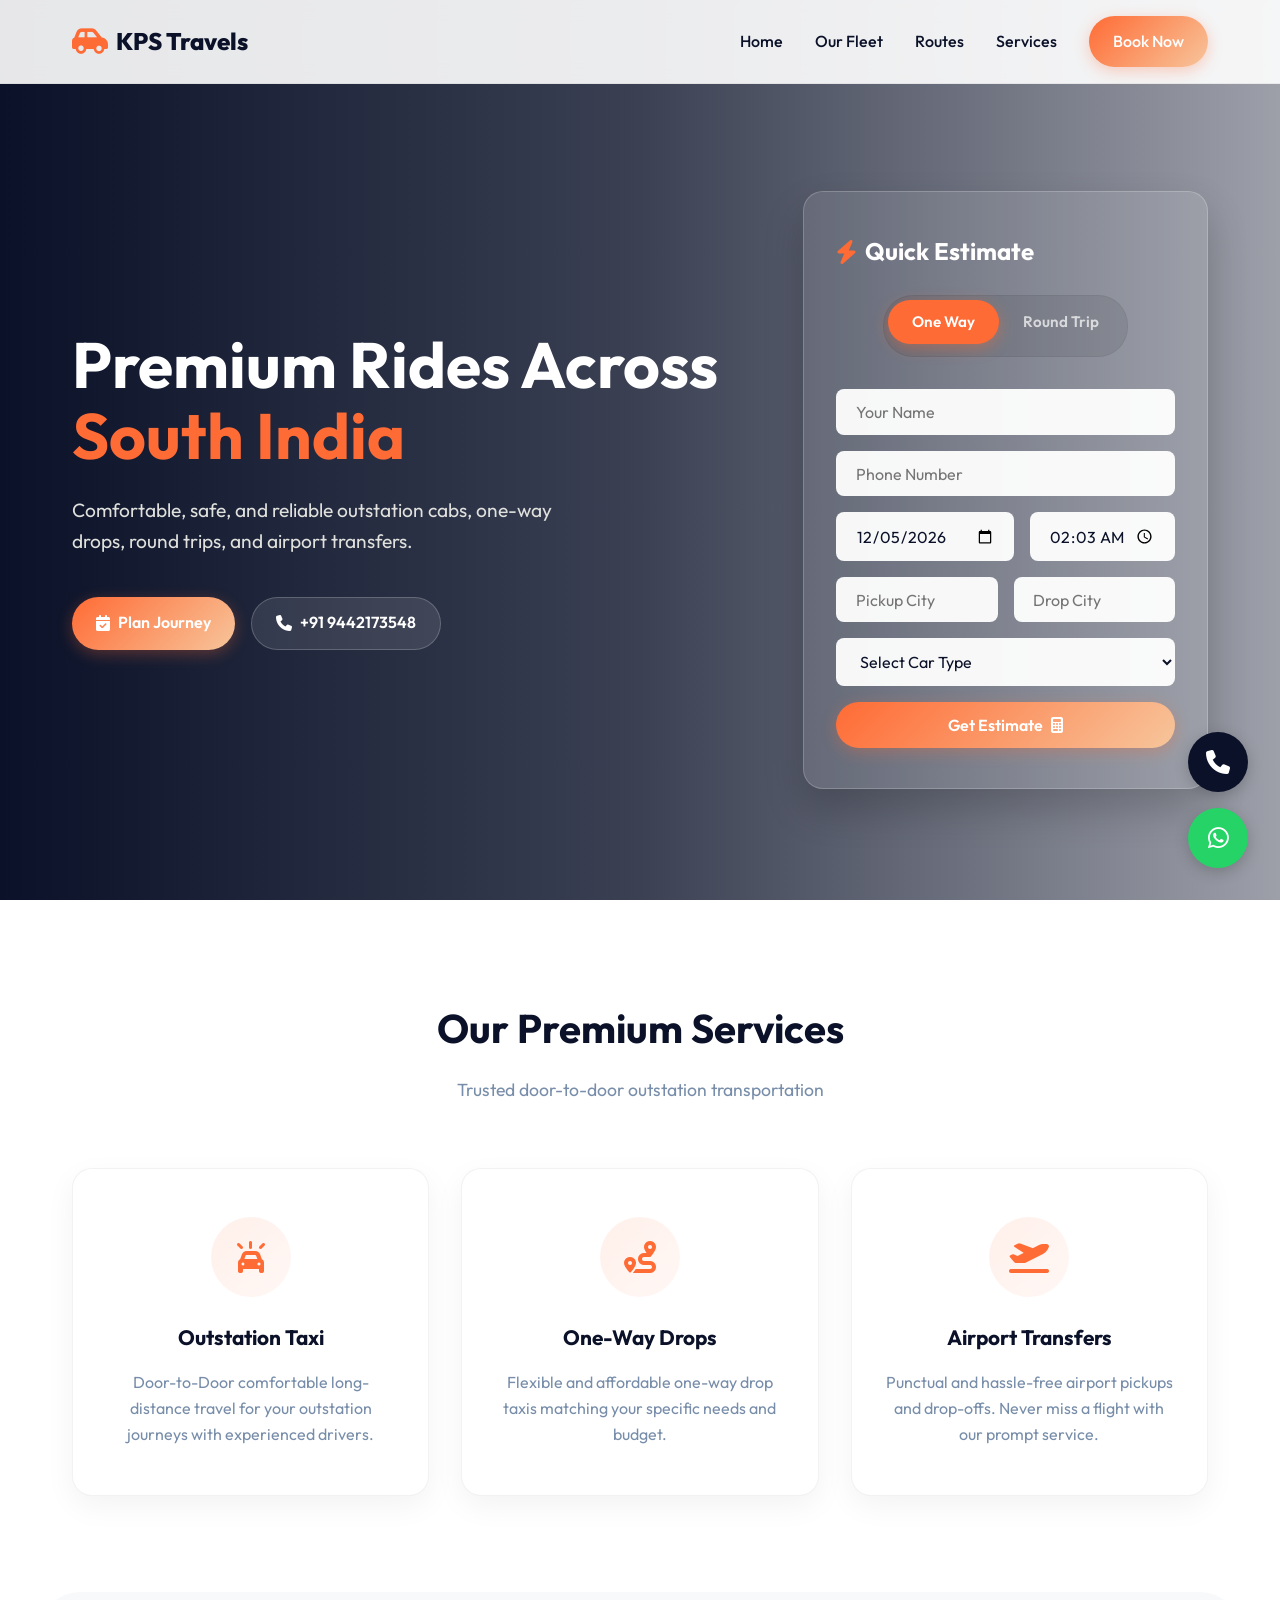
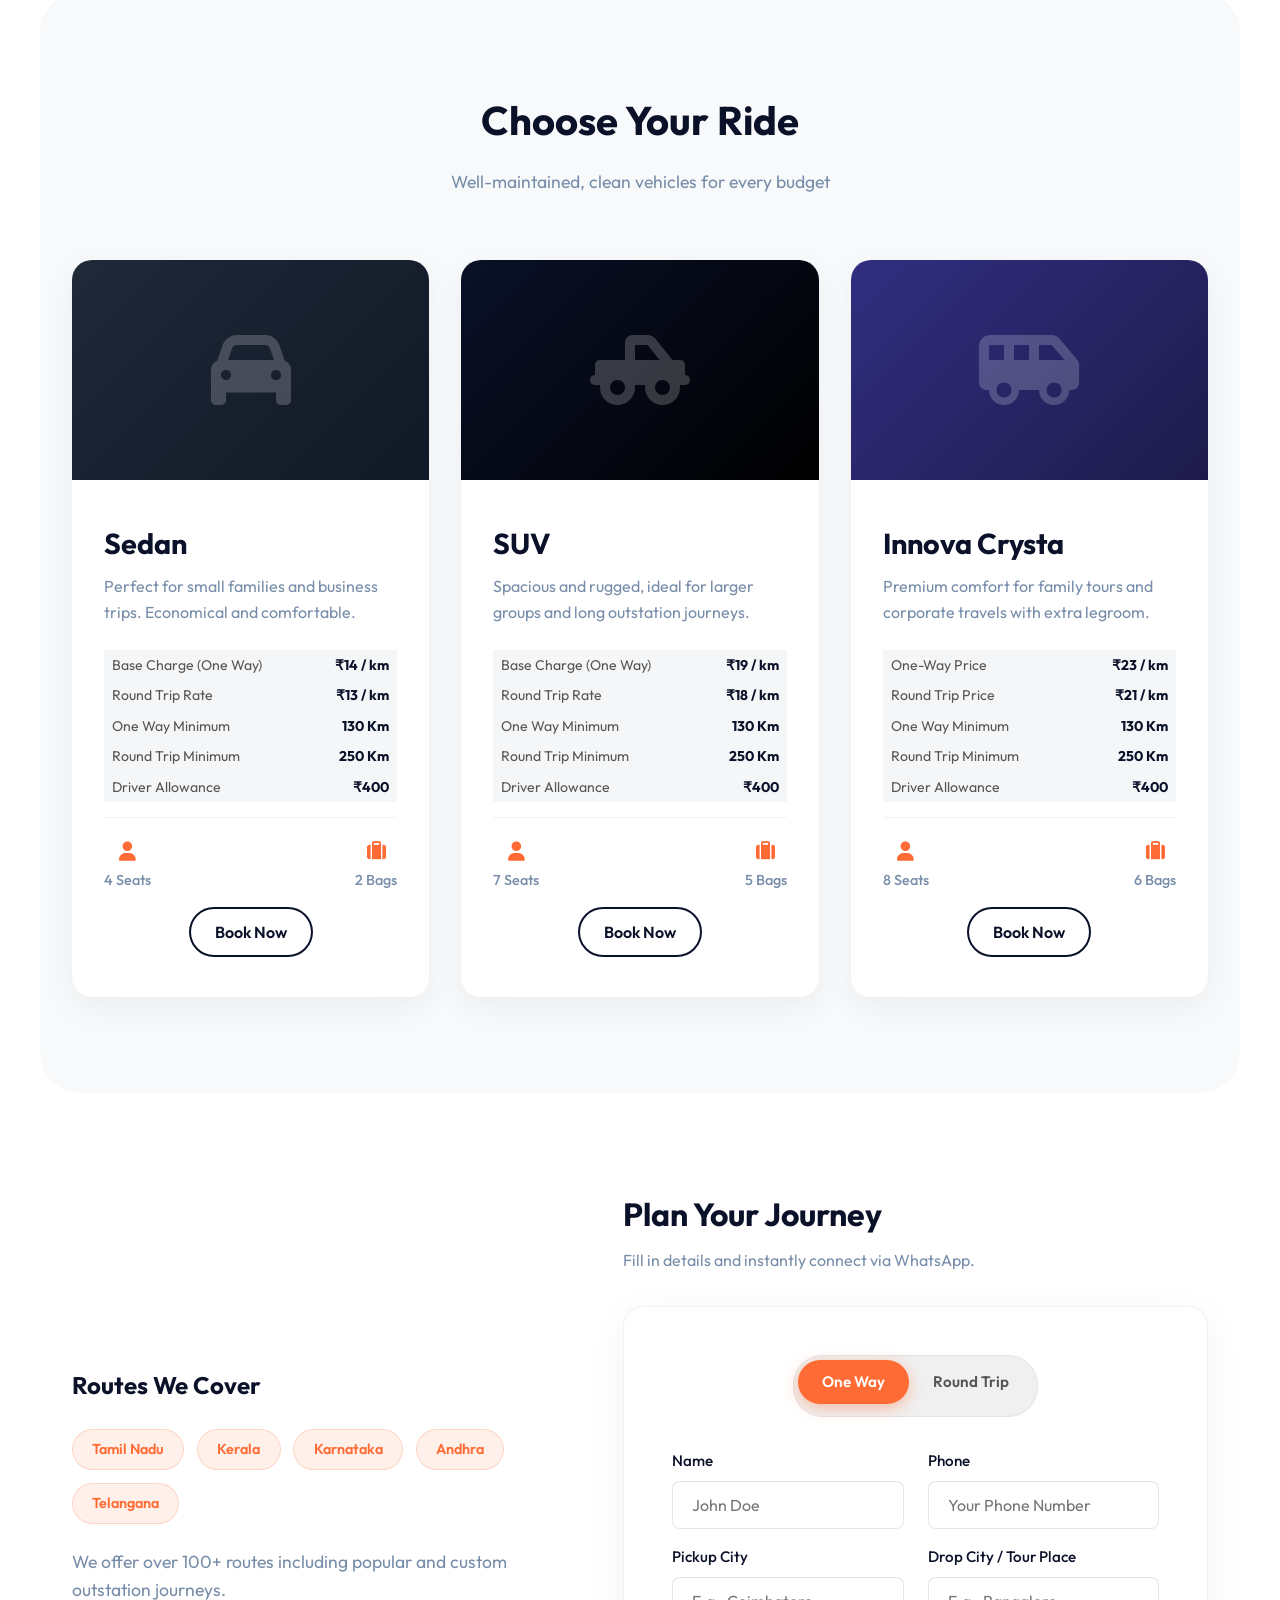
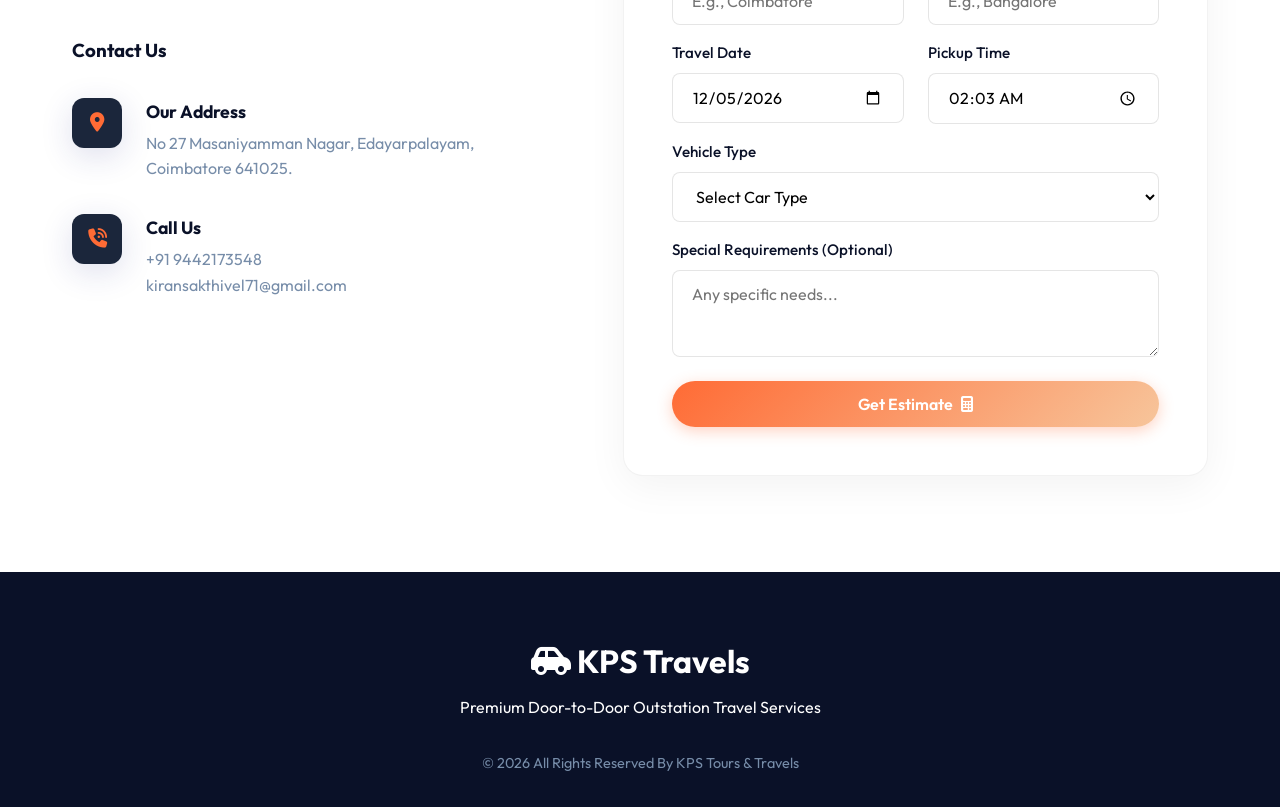
<file: index.html>
<!DOCTYPE html>
<html lang="en">
<head>
    <meta charset="UTF-8">
    <meta name="viewport" content="width=device-width, initial-scale=1.0">
    <title>KPS Tours & Travels | Premium Cab Services</title>
    <!-- SEO Meta Tags -->
    <meta name="description" content="Book KPS Tours & Travels Service All Over Tamilnadu, Kerala, Karnataka, Andhra and Telangana. One way, round trip, airport transfers, and tour packages.">
    <!-- Google Fonts -->
    <link rel="preconnect" href="https://fonts.googleapis.com">
    <link rel="preconnect" href="https://fonts.gstatic.com" crossorigin>
    <link href="https://fonts.googleapis.com/css2?family=Outfit:wght@300;400;500;600;700;800&display=swap" rel="stylesheet">
    <!-- Font Awesome / Icons -->
    <link rel="stylesheet" href="https://cdnjs.cloudflare.com/ajax/libs/font-awesome/6.4.0/css/all.min.css">
    <!-- Custom CSS -->
    <link rel="stylesheet" href="css/style.css?v=7">
</head>
<body>
    <!-- Navbar -->
    <nav class="navbar" id="navbar">
        <div class="nav-container">
            <a href="#" class="logo">
                <i class="fa-solid fa-car-side logo-icon"></i> KPS Travels
            </a>
            <div class="nav-links" id="nav-links">
                <a href="#home">Home</a>
                <a href="#fleet">Our Fleet</a>
                <a href="#routes">Routes</a>
                <a href="#services">Services</a>
                <a href="#contact" class="btn-primary nav-btn">Book Now</a>
            </div>
            <div class="menu-toggle" id="mobile-menu">
                <i class="fa-solid fa-bars"></i>
            </div>
        </div>
    </nav>

    <!-- Hero Section -->
    <section id="home" class="hero">
        <div class="hero-overlay"></div>
        <div class="hero-container">
            <div class="hero-content">
                <h1 class="animate-up">Premium Rides Across<br><span class="highlight">South India</span></h1>
                <p class="animate-up delay-1">Comfortable, safe, and reliable outstation cabs, one-way drops, round trips, and airport transfers.</p>
                <div class="hero-actions animate-up delay-2">
                    <a href="#contact" class="btn-primary"><i class="fa-solid fa-calendar-check"></i> Plan Journey</a>
                    <a href="tel:+919442173548" class="btn-secondary"><i class="fa-solid fa-phone"></i> +91 9442173548</a>
                </div>
            </div>
            <!-- Quick Quote Booking Form -->
            <div class="hero-form-wrapper animate-in-right">
                <div class="hero-form glassmorphism">
                    <h3><i class="fa-solid fa-bolt text-accent"></i> Quick Estimate</h3>
                    <form id="quick-booking-form">
                        <div class="trip-toggle">
                            <input type="radio" name="qb-trip-type" id="qb-one-way" value="One Way" checked>
                            <label for="qb-one-way">One Way</label>
                            <input type="radio" name="qb-trip-type" id="qb-round-trip" value="Round Trip">
                            <label for="qb-round-trip">Round Trip</label>
                        </div>
                        <div class="form-group">
                            <input type="text" id="qb-name" placeholder="Your Name" required>
                        </div>
                        <div class="form-group">
                            <input type="tel" id="qb-phone" placeholder="Phone Number" required>
                        </div>
                        <div class="form-group double">
                            <input type="date" id="qb-date" required>
                            <input type="time" id="qb-time" required>
                        </div>
                        <div class="form-group double">
                            <input type="text" id="qb-pickup" placeholder="Pickup City" required list="city-list" autocomplete="off">
                            <input type="text" id="qb-drop" placeholder="Drop City" required list="city-list" autocomplete="off">
                        </div>
                        <div class="form-group">
                            <select id="qb-car" required>
                                <option value="" disabled selected>Select Car Type</option>
                                <option value="Sedan">Sedan</option>
                                <option value="SUV">SUV</option>
                                <option value="Innova Crysta">Innova Crysta</option>
                            </select>
                        </div>
                        
                        <!-- Estimate Display -->
                        <div id="qb-estimate-box" class="estimate-box" style="display: none; padding: 15px; background: rgba(0,0,0,0.3); border-radius: 8px; margin-bottom: 15px; text-align: center; border: 1px solid rgba(255,255,255,0.1);">
                            <p style="margin: 0; font-size: 0.9rem; color: #ddd;">Distance: <span id="qb-distance" style="font-weight: bold; color: #fff;">--</span></p>
                            <p style="margin: 5px 0 0; font-size: 1.1rem; color: #ddd;">Est. Fare: <span id="qb-fare" class="text-accent" style="font-weight: bold; font-size: 1.5rem;">₹--</span></p>
                        </div>
                        <div id="qb-error" style="color: #ff6b6b; font-size: 0.85rem; text-align: center; margin-bottom: 10px; display: none;"></div>

                        <button type="button" id="qb-btn-estimate" class="btn-primary full-width">Get Estimate <i class="fa-solid fa-calculator"></i></button>
                        <button type="submit" id="qb-btn-confirm" class="btn-primary full-width" style="display: none;">Confirm & Send <i class="fa-brands fa-whatsapp"></i></button>
                    </form>
                </div>
            </div>
        </div>
    </section>

    <!-- Services Overview -->
    <section id="services" class="services">
        <div class="section-header reveal">
            <h2>Our Premium Services</h2>
            <p>Trusted door-to-door outstation transportation</p>
        </div>
        <div class="services-grid">
            <div class="service-card reveal">
                <div class="icon-box"><i class="fa-solid fa-car-on"></i></div>
                <h3>Outstation Taxi</h3>
                <p>Door-to-Door comfortable long-distance travel for your outstation journeys with experienced drivers.</p>
            </div>
            <div class="service-card reveal delay-1">
                <div class="icon-box"><i class="fa-solid fa-route"></i></div>
                <h3>One-Way Drops</h3>
                <p>Flexible and affordable one-way drop taxis matching your specific needs and budget.</p>
            </div>
            <div class="service-card reveal delay-2">
                <div class="icon-box"><i class="fa-solid fa-plane-departure"></i></div>
                <h3>Airport Transfers</h3>
                <p>Punctual and hassle-free airport pickups and drop-offs. Never miss a flight with our prompt service.</p>
            </div>
        </div>
    </section>

    <!-- Fleet Section -->
    <section id="fleet" class="fleet">
        <div class="section-header reveal">
            <h2>Choose Your Ride</h2>
            <p>Well-maintained, clean vehicles for every budget</p>
        </div>
        <div class="fleet-grid">
            <!-- Sedan -->
            <div class="fleet-card reveal">
                <div class="fleet-image type-sedan">
                    <i class="fa-solid fa-car"></i>
                </div>
                <div class="fleet-info">
                    <h3>Sedan</h3>
                    <p>Perfect for small families and business trips. Economical and comfortable.</p>
                    <table style="width:100%; background:#f4f6f8; padding:12px; border-left:4px solid var(--accent); border-collapse:collapse; margin-bottom:15px; font-size:0.88rem;">
                        <tr><td style="padding:4px 8px; color:#555;">Base Charge (One Way)</td><td style="padding:4px 8px; text-align:right;"><strong>₹14 / km</strong></td></tr>
                        <tr><td style="padding:4px 8px; color:#555;">Round Trip Rate</td><td style="padding:4px 8px; text-align:right;"><strong>₹13 / km</strong></td></tr>
                        <tr><td style="padding:4px 8px; color:#555;">One Way Minimum</td><td style="padding:4px 8px; text-align:right;"><strong>130 Km</strong></td></tr>
                        <tr><td style="padding:4px 8px; color:#555;">Round Trip Minimum</td><td style="padding:4px 8px; text-align:right;"><strong>250 Km</strong></td></tr>
                        <tr><td style="padding:4px 8px; color:#555;">Driver Allowance</td><td style="padding:4px 8px; text-align:right;"><strong>₹400</strong></td></tr>
                    </table>
                    <div class="fleet-specs" style="margin-bottom:15px;">
                        <span><i class="fa-solid fa-user"></i> 4 Seats</span>
                        <span><i class="fa-solid fa-suitcase"></i> 2 Bags</span>
                    </div>
                    <div class="fleet-actions">
                        <button class="btn-outline book-btn" data-car="Sedan">Book Now</button>
                    </div>
                </div>
            </div>
            <!-- SUV -->
            <div class="fleet-card reveal delay-1">
                <div class="fleet-image type-suv">
                    <i class="fa-solid fa-truck-pickup"></i>
                </div>
                <div class="fleet-info">
                    <h3>SUV</h3>
                    <p>Spacious and rugged, ideal for larger groups and long outstation journeys.</p>
                    <table style="width:100%; background:#f4f6f8; padding:12px; border-left:4px solid var(--accent); border-collapse:collapse; margin-bottom:15px; font-size:0.88rem;">
                        <tr><td style="padding:4px 8px; color:#555;">Base Charge (One Way)</td><td style="padding:4px 8px; text-align:right;"><strong>₹19 / km</strong></td></tr>
                        <tr><td style="padding:4px 8px; color:#555;">Round Trip Rate</td><td style="padding:4px 8px; text-align:right;"><strong>₹18 / km</strong></td></tr>
                        <tr><td style="padding:4px 8px; color:#555;">One Way Minimum</td><td style="padding:4px 8px; text-align:right;"><strong>130 Km</strong></td></tr>
                        <tr><td style="padding:4px 8px; color:#555;">Round Trip Minimum</td><td style="padding:4px 8px; text-align:right;"><strong>250 Km</strong></td></tr>
                        <tr><td style="padding:4px 8px; color:#555;">Driver Allowance</td><td style="padding:4px 8px; text-align:right;"><strong>₹400</strong></td></tr>
                    </table>
                    <div class="fleet-specs" style="margin-bottom:15px;">
                        <span><i class="fa-solid fa-user"></i> 7 Seats</span>
                        <span><i class="fa-solid fa-suitcase"></i> 5 Bags</span>
                    </div>
                    <div class="fleet-actions">
                        <button class="btn-outline book-btn" data-car="SUV">Book Now</button>
                    </div>
                </div>
            </div>
            <!-- Innova -->
            <div class="fleet-card reveal delay-2">
                <div class="fleet-image type-innova">
                    <i class="fa-solid fa-van-shuttle"></i>
                </div>
                <div class="fleet-info">
                    <h3>Innova Crysta</h3>
                    <p>Premium comfort for family tours and corporate travels with extra legroom.</p>
                    <table style="width:100%; background:#f4f6f8; padding:12px; border-left:4px solid var(--accent); border-collapse:collapse; margin-bottom:15px; font-size:0.88rem;">
                        <tr><td style="padding:4px 8px; color:#555;">One-Way Price</td><td style="padding:4px 8px; text-align:right;"><strong>₹23 / km</strong></td></tr>
                        <tr><td style="padding:4px 8px; color:#555;">Round Trip Price</td><td style="padding:4px 8px; text-align:right;"><strong>₹21 / km</strong></td></tr>
                        <tr><td style="padding:4px 8px; color:#555;">One Way Minimum</td><td style="padding:4px 8px; text-align:right;"><strong>130 Km</strong></td></tr>
                        <tr><td style="padding:4px 8px; color:#555;">Round Trip Minimum</td><td style="padding:4px 8px; text-align:right;"><strong>250 Km</strong></td></tr>
                        <tr><td style="padding:4px 8px; color:#555;">Driver Allowance</td><td style="padding:4px 8px; text-align:right;"><strong>₹400</strong></td></tr>
                    </table>
                    <div class="fleet-specs" style="margin-bottom:15px;">
                        <span><i class="fa-solid fa-user"></i> 8 Seats</span>
                        <span><i class="fa-solid fa-suitcase"></i> 6 Bags</span>
                    </div>
                    <div class="fleet-actions">
                        <button class="btn-outline book-btn" data-car="Innova Crysta">Book Now</button>
                    </div>
                </div>
            </div>
        </div>
    </section>

    <!-- Routes & Contact section combined -->
    <section id="routes" class="contact-section">
        <div class="contact-container">
            <div class="routes-info reveal">
                <h2>Routes We Cover</h2>
                <div class="badges-container">
                    <span class="coverage-badge">Tamil Nadu</span>
                    <span class="coverage-badge">Kerala</span>
                    <span class="coverage-badge">Karnataka</span>
                    <span class="coverage-badge">Andhra</span>
                    <span class="coverage-badge">Telangana</span>
                </div>
                <p class="coverage-desc">We offer over 100+ routes including popular and custom outstation journeys.</p>
                
                <h3 class="margin-top">Contact Us</h3>
                <div class="contact-details">
                    <div class="contact-item">
                        <div class="icon"><i class="fa-solid fa-location-dot"></i></div>
                        <div>
                            <h4>Our Address</h4>
                            <p>No 27 Masaniyamman Nagar, Edayarpalayam,<br>Coimbatore 641025.</p>
                        </div>
                    </div>
                    <div class="contact-item">
                        <div class="icon"><i class="fa-solid fa-phone-volume"></i></div>
                        <div>
                            <h4>Call Us</h4>
                            <p><a href="tel:+919442173548">+91 9442173548</a></p>
                            <p><a href="mailto:kiransakthivel71@gmail.com">kiransakthivel71@gmail.com</a></p>
                        </div>
                    </div>
                </div>
            </div>

            <!-- Comprehensive Booking Form -->
            <div class="full-booking-form reveal delay-1" id="contact">
                <h3>Plan Your Journey</h3>
                <p class="form-subtitle">Fill in details and instantly connect via WhatsApp.</p>
                <form id="main-booking-form" class="glass-form">
                    <div style="margin-bottom:15px;">
                        <div class="trip-toggle dark">
                            <input type="radio" name="mb-trip-type" id="mb-one-way" value="One Way" checked>
                            <label for="mb-one-way">One Way</label>
                            <input type="radio" name="mb-trip-type" id="mb-round-trip" value="Round Trip">
                            <label for="mb-round-trip">Round Trip</label>
                        </div>
                    </div>
                    <div class="form-row">
                        <div class="form-group">
                            <label>Name</label>
                            <input type="text" id="mb-name" required placeholder="John Doe">
                        </div>
                        <div class="form-group">
                            <label>Phone</label>
                            <input type="tel" id="mb-phone" required placeholder="Your Phone Number">
                        </div>
                    </div>
                    <div class="form-row">
                        <div class="form-group">
                            <label>Pickup City</label>
                            <input type="text" id="mb-pickup" required placeholder="E.g., Coimbatore" list="city-list" autocomplete="off">
                        </div>
                        <div class="form-group">
                            <label>Drop City / Tour Place</label>
                            <input type="text" id="mb-drop" required placeholder="E.g., Bangalore" list="city-list" autocomplete="off">
                        </div>
                    </div>
                    <div class="form-row">
                        <div class="form-group">
                            <label>Travel Date</label>
                            <input type="date" id="mb-date" required>
                        </div>
                        <div class="form-group">
                            <label>Pickup Time</label>
                            <input type="time" id="mb-time" required>
                        </div>
                    </div>
                    <div class="form-row">
                        <div class="form-group" style="width:100%;">
                            <label>Vehicle Type</label>
                            <select id="mb-car" required>
                                <option value="" disabled selected>Select Car Type</option>
                                <option value="Sedan">Sedan</option>
                                <option value="SUV">SUV</option>
                                <option value="Innova Crysta">Innova Crysta</option>
                            </select>
                        </div>
                    </div>
                    <div class="form-group">
                        <label>Special Requirements (Optional)</label>
                        <textarea id="mb-message" rows="3" placeholder="Any specific needs..."></textarea>
                    </div>

                    <!-- Estimate Display -->
                    <div id="mb-estimate-box" class="estimate-box" style="display: none; padding: 15px; background: rgba(0,0,0,0.4); border-radius: 8px; margin-bottom: 20px; text-align: center; border: 1px solid rgba(255,255,255,0.1);">
                        <p style="margin: 0; font-size: 1rem; color: #ddd;">Distance: <span id="mb-distance" style="font-weight: bold; color: #fff;">--</span></p>
                        <p style="margin: 5px 0 0; font-size: 1.2rem; color: #ddd;">Est. Fare: <span id="mb-fare" class="text-accent" style="font-weight: bold; font-size: 1.8rem;">₹--</span></p>
                    </div>
                    <div id="mb-error" style="color: #ff6b6b; font-size: 0.9rem; text-align: center; margin-bottom: 15px; display: none;"></div>

                    <button type="button" id="mb-btn-estimate" class="btn-primary w-100">Get Estimate <i class="fa-solid fa-calculator"></i></button>
                    <button type="submit" id="mb-btn-confirm" class="btn-primary w-100" style="display: none;">Confirm & Send Booking <i class="fa-brands fa-whatsapp"></i></button>
                </form>
            </div>
        </div>
    </section>

    <!-- Footer -->
    <footer>
        <div class="footer-content">
            <div class="footer-brand">
                <h2><i class="fa-solid fa-car-side"></i> KPS Travels</h2>
                <p>Premium Door-to-Door Outstation Travel Services</p>
            </div>
            <div class="footer-links">
                <p>&copy; 2026 All Rights Reserved By KPS Tours & Travels</p>
            </div>
        </div>
    </footer>

    <!-- Floating Action Buttons -->
    <div class="floating-widgets">
        <a href="tel:+919442173548" class="fab phone-fab" aria-label="Call Us">
            <i class="fa-solid fa-phone"></i>
            <span class="fab-tooltip">Call Now</span>
        </a>
        <a href="https://wa.me/919442173548" target="_blank" class="fab whatsapp-fab" aria-label="WhatsApp Us">
            <i class="fa-brands fa-whatsapp"></i>
            <span class="fab-tooltip">WhatsApp</span>
        </a>
    </div>

    <!-- City List Data -->
    <script src="js/cities.js?v=3"></script>

    <!-- Firebase SDK / Main JS -->
    <script type="module" src="js/main.js?v=9"></script>
</body>
</html>
</file>
<file: css/style.css>
:root {
    --primary-color: #0A1128;
    --secondary-color: #1b263b;
    --accent-color: #FF6B35;
    --accent-hover: #E85D26;
    --text-primary: #e0e1dd;
    --text-secondary: #778da9;
    --bg-color: #f8f9fa;
    --white: #ffffff;
    --glass-bg: rgba(255, 255, 255, 0.1);
    --glass-border: rgba(255, 255, 255, 0.2);
    --shadow: 0 8px 32px 0 rgba(31, 38, 135, 0.15);
    --border-radius: 12px;
    --transition: all 0.3s ease;
}

* {
    margin: 0;
    padding: 0;
    box-sizing: border-box;
    font-family: 'Outfit', sans-serif;
    scroll-behavior: smooth;
}

body {
    background-color: var(--white);
    color: var(--primary-color);
    line-height: 1.6;
    overflow-x: hidden;
}

/* Typography */
h1, h2, h3, h4 {
    font-weight: 700;
    color: var(--primary-color);
}

.text-accent {
    color: var(--accent-color);
}

.margin-top {
    margin-top: 2rem;
}

/* Buttons */
.btn-primary, .btn-secondary, .btn-outline {
    display: inline-flex;
    align-items: center;
    justify-content: center;
    gap: 0.5rem;
    padding: 0.8rem 1.5rem;
    border-radius: 50px;
    font-weight: 600;
    cursor: pointer;
    text-decoration: none;
    transition: var(--transition);
    border: none;
    font-size: 1rem;
}

.btn-primary {
    background: linear-gradient(135deg, var(--accent-color), #F7C59B);
    color: var(--white);
    box-shadow: 0 4px 15px rgba(255, 107, 53, 0.3);
}

.btn-primary:hover {
    transform: translateY(-2px);
    box-shadow: 0 6px 20px rgba(255, 107, 53, 0.4);
    background: linear-gradient(135deg, var(--accent-hover), #f3b17c);
}

.btn-secondary {
    background: var(--glass-bg);
    backdrop-filter: blur(10px);
    border: 1px solid var(--glass-border);
    color: var(--white);
}

.btn-secondary:hover {
    background: rgba(255, 255, 255, 0.2);
    transform: translateY(-2px);
}

.btn-outline {
    background: transparent;
    border: 2px solid var(--primary-color);
    color: var(--primary-color);
}

.btn-outline:hover {
    background: var(--primary-color);
    color: var(--white);
}

.full-width {
    width: 100%;
    justify-content: center;
}

.w-100 {
    width: 100%;
}

/* Navbar */
.navbar {
    position: fixed;
    top: 0;
    width: 100%;
    background: rgba(255, 255, 255, 0.9);
    backdrop-filter: blur(10px);
    z-index: 1000;
    border-bottom: 1px solid rgba(0,0,0,0.05);
    transition: var(--transition);
}

.navbar.scrolled {
    box-shadow: 0 4px 20px rgba(0,0,0,0.05);
    padding: 5px 0;
}

.nav-container {
    max-width: 1200px;
    margin: 0 auto;
    padding: 1rem 2rem;
    display: flex;
    justify-content: space-between;
    align-items: center;
}

.logo {
    font-size: 1.5rem;
    font-weight: 800;
    color: var(--primary-color);
    text-decoration: none;
    display: flex;
    align-items: center;
    gap: 0.5rem;
}

.logo-icon {
    color: var(--accent-color);
    font-size: 1.8rem;
}

.nav-links {
    display: flex;
    align-items: center;
    gap: 2rem;
}

.nav-links a {
    text-decoration: none;
    color: var(--primary-color);
    font-weight: 500;
    transition: var(--transition);
}

.nav-links a:hover {
    color: var(--accent-color);
}

.nav-links .nav-btn {
    color: var(--white);
}

.nav-links .nav-btn:hover {
    color: var(--white);
}

.menu-toggle {
    display: none;
    font-size: 1.5rem;
    cursor: pointer;
    color: var(--primary-color);
}

/* Hero Section */
.hero {
    position: relative;
    min-height: 100vh;
    padding-top: 80px;
    background: url('https://images.unsplash.com/photo-1449965408869-eaa3f722e40d?auto=format&fit=crop&q=80') center/cover no-repeat;
    display: flex;
    align-items: center;
}

.hero-overlay {
    position: absolute;
    top: 0;
    left: 0;
    width: 100%;
    height: 100%;
    background: linear-gradient(90deg, #0A1128 0%, rgba(10, 17, 40, 0.8) 50%, rgba(10, 17, 40, 0.4) 100%);
}

.hero-container {
    max-width: 1200px;
    margin: 0 auto;
    padding: 2rem;
    position: relative;
    z-index: 10;
    display: flex;
    align-items: center;
    justify-content: space-between;
    gap: 4rem;
    width: 100%;
}

.hero-content {
    flex: 1;
    color: var(--white);
}

.hero h1 {
    font-size: 4rem;
    line-height: 1.1;
    margin-bottom: 1.5rem;
    color: var(--white);
}

.highlight {
    color: var(--accent-color);
}

.hero p {
    font-size: 1.2rem;
    color: var(--text-primary);
    margin-bottom: 2.5rem;
    max-width: 500px;
}

.hero-actions {
    display: flex;
    gap: 1rem;
}

.hero-form-wrapper {
    flex: 0 0 400px;
}

.hero-form {
    background: rgba(255, 255, 255, 0.1);
    backdrop-filter: blur(15px);
    border: 1px solid rgba(255, 255, 255, 0.2);
    padding: 2.5rem 2rem;
    border-radius: 20px;
    box-shadow: 0 20px 40px rgba(0,0,0,0.2);
}

.hero-form h3 {
    color: var(--white);
    margin-bottom: 1.5rem;
    font-size: 1.5rem;
    display: flex;
    align-items: center;
    gap: 0.5rem;
}

/* Forms */
.form-group {
    margin-bottom: 1rem;
}

.form-group.double {
    display: flex;
    gap: 1rem;
}

input, select, textarea {
    width: 100%;
    padding: 0.8rem 1.2rem;
    border: 1px solid rgba(0,0,0,0.1);
    background: var(--white);
    border-radius: 8px;
    font-size: 1rem;
    outline: none;
    transition: var(--transition);
}

input:focus, select:focus, textarea:focus {
    border-color: var(--accent-color);
    box-shadow: 0 0 0 3px rgba(255, 107, 53, 0.2);
}

.hero-form input, .hero-form select {
    background: rgba(255, 255, 255, 0.95);
    color: var(--primary-color);
    border: none;
}

.form-row {
    display: flex;
    gap: 1.5rem;
}

.form-row .form-group {
    flex: 1;
}

.glass-form {
    background: var(--white);
    padding: 3rem;
    border-radius: 20px;
    box-shadow: 0 10px 40px rgba(0,0,0,0.05);
    border: 1px solid rgba(0,0,0,0.05);
}

/* Services */
.services, .fleet, .contact-section {
    padding: 6rem 2rem;
    max-width: 1200px;
    margin: 0 auto;
}

.section-header {
    text-align: center;
    margin-bottom: 4rem;
}

.section-header h2 {
    font-size: 2.5rem;
    margin-bottom: 1rem;
}

.section-header p {
    color: var(--text-secondary);
    font-size: 1.1rem;
}

.services-grid {
    display: grid;
    grid-template-columns: repeat(auto-fit, minmax(300px, 1fr));
    gap: 2rem;
}

.service-card {
    background: var(--white);
    padding: 3rem 2rem;
    border-radius: 20px;
    text-align: center;
    box-shadow: 0 10px 30px rgba(0,0,0,0.05);
    transition: var(--transition);
    border: 1px solid rgba(0,0,0,0.05);
}

.service-card:hover {
    transform: translateY(-10px);
    box-shadow: 0 20px 40px rgba(0,0,0,0.1);
    border-color: rgba(255, 107, 53, 0.3);
}

.icon-box {
    width: 80px;
    height: 80px;
    margin: 0 auto 1.5rem;
    background: linear-gradient(135deg, rgba(255, 107, 53, 0.1), rgba(255, 107, 53, 0.05));
    border-radius: 50%;
    display: flex;
    align-items: center;
    justify-content: center;
    font-size: 2rem;
    color: var(--accent-color);
    transition: var(--transition);
}

.service-card:hover .icon-box {
    background: var(--accent-color);
    color: var(--white);
    transform: scale(1.1);
}

.service-card h3 {
    margin-bottom: 1rem;
    font-size: 1.3rem;
}

.service-card p {
    color: var(--text-secondary);
}

/* Fleet */
.fleet {
    background: var(--bg-color);
    border-radius: 40px;
}

.fleet-grid {
    display: grid;
    grid-template-columns: repeat(auto-fit, minmax(320px, 1fr));
    gap: 2rem;
}

.fleet-card {
    background: var(--white);
    border-radius: 20px;
    overflow: hidden;
    box-shadow: 0 10px 30px rgba(0,0,0,0.05);
    transition: var(--transition);
}

.fleet-card:hover {
    transform: translateY(-5px);
    box-shadow: 0 20px 40px rgba(0,0,0,0.1);
}

.fleet-image {
    height: 220px;
    background: var(--primary-color);
    display: flex;
    align-items: center;
    justify-content: center;
    font-size: 5rem;
    color: rgba(255,255,255,0.2);
    position: relative;
    overflow: hidden;
}

.type-sedan { background: linear-gradient(135deg, #1f2937, #111827); }
.type-suv { background: linear-gradient(135deg, #0A1128, #000000); }
.type-innova { background: linear-gradient(135deg, #312e81, #1e1b4b); }

.fleet-info {
    padding: 2.5rem 2rem;
}

.fleet-info h3 {
    font-size: 1.8rem;
    margin-bottom: 0.5rem;
}

.fleet-info p {
    color: var(--text-secondary);
    margin-bottom: 1.5rem;
    min-height: 48px;
}

.fleet-specs {
    display: flex;
    justify-content: space-between;
    margin-bottom: 2rem;
    padding-top: 1.5rem;
    border-top: 1px solid rgba(0,0,0,0.05);
}

.fleet-specs span {
    font-size: 0.9rem;
    color: var(--text-secondary);
    font-weight: 500;
    display: flex;
    flex-direction: column;
    align-items: center;
    gap: 0.5rem;
}

.fleet-specs i {
    color: var(--accent-color);
    font-size: 1.2rem;
}

.fleet-actions {
    text-align: center;
}

/* Contact / Routes */
.contact-container {
    display: grid;
    grid-template-columns: 1fr 1.2fr;
    gap: 4rem;
    align-items: center;
}

.badges-container {
    display: flex;
    flex-wrap: wrap;
    gap: 0.8rem;
    margin: 1.5rem 0;
}

.coverage-badge {
    background: rgba(255, 107, 53, 0.1);
    color: var(--accent-color);
    padding: 0.5rem 1.2rem;
    border-radius: 50px;
    font-weight: 600;
    font-size: 0.9rem;
    border: 1px solid rgba(255, 107, 53, 0.2);
}

.coverage-desc {
    color: var(--text-secondary);
    margin-bottom: 2rem;
    font-size: 1.1rem;
}

.contact-details {
    display: flex;
    flex-direction: column;
    gap: 2rem;
    margin-top: 2rem;
}

.contact-item {
    display: flex;
    align-items: flex-start;
    gap: 1.5rem;
}

.contact-item .icon {
    width: 50px;
    height: 50px;
    background: var(--secondary-color);
    color: var(--accent-color);
    border-radius: 12px;
    display: flex;
    align-items: center;
    justify-content: center;
    font-size: 1.2rem;
    flex-shrink: 0;
    box-shadow: var(--shadow);
}

.contact-item h4 {
    margin-bottom: 0.3rem;
    font-size: 1.1rem;
}

.contact-item p {
    color: var(--text-secondary);
}

.contact-item a {
    color: var(--text-secondary);
    text-decoration: none;
    transition: var(--transition);
}

.contact-item a:hover {
    color: var(--accent-color);
}

.full-booking-form h3 {
    font-size: 2rem;
    margin-bottom: 0.5rem;
}

.form-subtitle {
    color: var(--text-secondary);
    margin-bottom: 2rem;
}

.form-note {
    font-size: 0.85rem;
    color: var(--text-secondary);
    text-align: center;
    margin-top: 1.5rem;
}

form label {
    display: block;
    margin-bottom: 0.5rem;
    font-weight: 500;
    color: var(--primary-color);
    font-size: 0.95rem;
}

/* Footer */
footer {
    background: var(--primary-color);
    color: var(--white);
    padding: 4rem 2rem 2rem;
    text-align: center;
}

.footer-content {
    max-width: 1200px;
    margin: 0 auto;
    display: flex;
    flex-direction: column;
    align-items: center;
    gap: 2rem;
}

.footer-brand h2 {
    color: var(--white);
    margin-bottom: 0.5rem;
    font-size: 2rem;
}

.footer-links p {
    color: var(--text-secondary);
    font-size: 0.9rem;
}

/* Floating Widgets */
.floating-widgets {
    position: fixed;
    bottom: 2rem;
    right: 2rem;
    display: flex;
    flex-direction: column;
    gap: 1rem;
    z-index: 1000;
}

.fab {
    width: 60px;
    height: 60px;
    border-radius: 50%;
    display: flex;
    align-items: center;
    justify-content: center;
    color: var(--white);
    font-size: 1.5rem;
    text-decoration: none;
    box-shadow: 0 4px 15px rgba(0,0,0,0.2);
    transition: var(--transition);
    position: relative;
}

.whatsapp-fab {
    background: #25D366;
}

.whatsapp-fab:hover {
    background: #128C7E;
    transform: scale(1.1);
}

.phone-fab {
    background: var(--primary-color);
}

.phone-fab:hover {
    background: var(--accent-color);
    transform: scale(1.1);
}

.fab-tooltip {
    position: absolute;
    right: 75px;
    background: rgba(0,0,0,0.8);
    color: white;
    padding: 0.5rem 1rem;
    border-radius: 8px;
    font-size: 0.9rem;
    opacity: 0;
    visibility: hidden;
    transition: var(--transition);
    white-space: nowrap;
}

.fab:hover .fab-tooltip {
    opacity: 1;
    visibility: visible;
}

/* Animations & Reveals */
.reveal {
    opacity: 0;
    transform: translateY(30px);
    transition: all 0.8s ease;
}

.reveal.active {
    opacity: 1;
    transform: translateY(0);
}

.animate-up {
    opacity: 0;
    transform: translateY(30px);
    animation: fadeUp 0.8s ease forwards;
}

.animate-in-right {
    opacity: 0;
    transform: translateX(50px);
    animation: fadeInRight 0.8s ease forwards;
}

.delay-1 { animation-delay: 0.2s; transition-delay: 0.2s;}
.delay-2 { animation-delay: 0.4s; transition-delay: 0.4s;}

@keyframes fadeUp {
    to {
        opacity: 1;
        transform: translateY(0);
    }
}

@keyframes fadeInRight {
    to {
        opacity: 1;
        transform: translateX(0);
    }
}

/* Trip Type Toggle Pill (Apple Style) */
.trip-toggle { 
    display: flex; 
    gap: 0; 
    background: rgba(0, 0, 0, 0.05); 
    border-radius: 30px; 
    padding: 4px; 
    margin-bottom: 2rem; 
    width: fit-content; 
    margin-left: auto; 
    margin-right: auto;
    border: 1px solid rgba(0,0,0,0.05);
}

.hero-form .trip-toggle {
    background: rgba(0, 0, 0, 0.08); /* Darker background for contrast */
    border-color: rgba(0, 0, 0, 0.05);
}

.trip-toggle input[type="radio"] { display: none; }

.trip-toggle label { 
    padding: 10px 24px; 
    border-radius: 30px; 
    cursor: pointer; 
    font-size: 0.95rem; 
    font-weight: 600; 
    color: var(--text-secondary); 
    transition: var(--transition); 
    user-select: none; 
}

.hero-form .trip-toggle label {
    color: rgba(255, 255, 255, 0.7);
}

.trip-toggle input[type="radio"]:checked + label { 
    background: var(--accent-color); 
    color: #fff !important; 
    box-shadow: 0 4px 15px rgba(255, 107, 53, 0.4); 
}

/* Dark variant for main booking form */
.trip-toggle.dark { 
    background: #f0f0f0; 
}
.trip-toggle.dark label { color: #555; }
.trip-toggle.dark input[type="radio"]:checked + label { background: var(--accent-color); color: #fff; }

/* Responsive Design */
@media (max-width: 992px) {
    .contact-container, .hero-container {
        grid-template-columns: 1fr;
        flex-direction: column;
    }
    .hero-container {
        align-items: center;
        text-align: center;
    }
    .hero-overlay {
        background: linear-gradient(180deg, rgba(29, 29, 31, 0.6) 0%, var(--primary-color) 100%);
    }
    .hero p {
        margin: 0 auto 2.5rem;
    }
    .hero-actions {
        justify-content: center;
        margin-bottom: 2rem;
    }
    .hero-form-wrapper {
        width: 100%;
        max-width: 500px;
    }
    .hero h1 {
        font-size: 3rem;
    }
}

@media (max-width: 768px) {
    .menu-toggle {
        display: block;
    }
    .nav-links {
        position: absolute;
        top: 100%;
        left: 0;
        width: 100%;
        background: var(--white);
        flex-direction: column;
        padding: 2rem;
        gap: 1.5rem;
        box-shadow: 0 10px 20px rgba(0,0,0,0.1);
        clip-path: polygon(0 0, 100% 0, 100% 0, 0 0);
        transition: all 0.4s ease;
    }
    .nav-links.active {
        clip-path: polygon(0 0, 100% 0, 100% 100%, 0 100%);
    }
    .nav-links .nav-btn {
        background: var(--accent-color);
        color: var(--white) !important;
        width: 100%;
        border-radius: 8px;
    }
    .form-row {
        flex-direction: column;
        gap: 0;
    }
    .hero h1 {
        font-size: 2.5rem;
    }
    .services, .fleet, .contact-section {
        padding: 4rem 1.5rem;
    }
}
</file>
